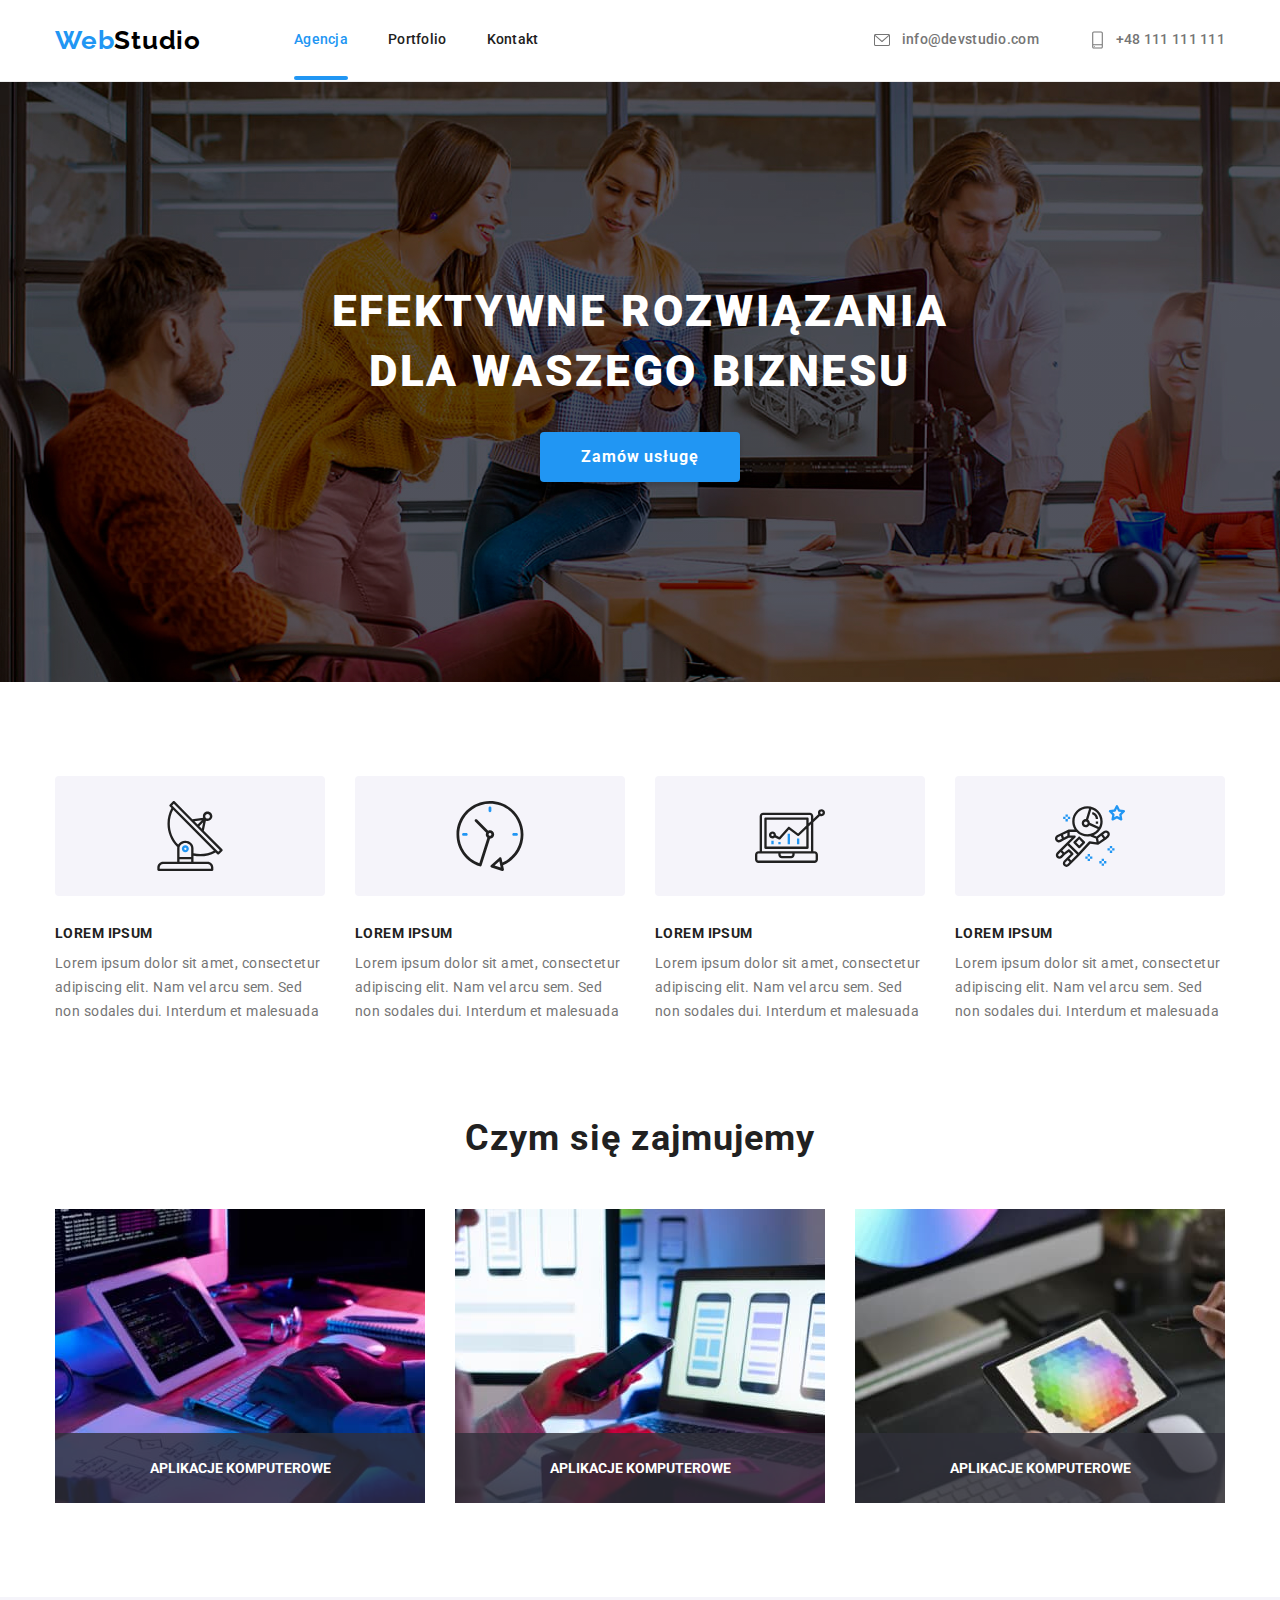
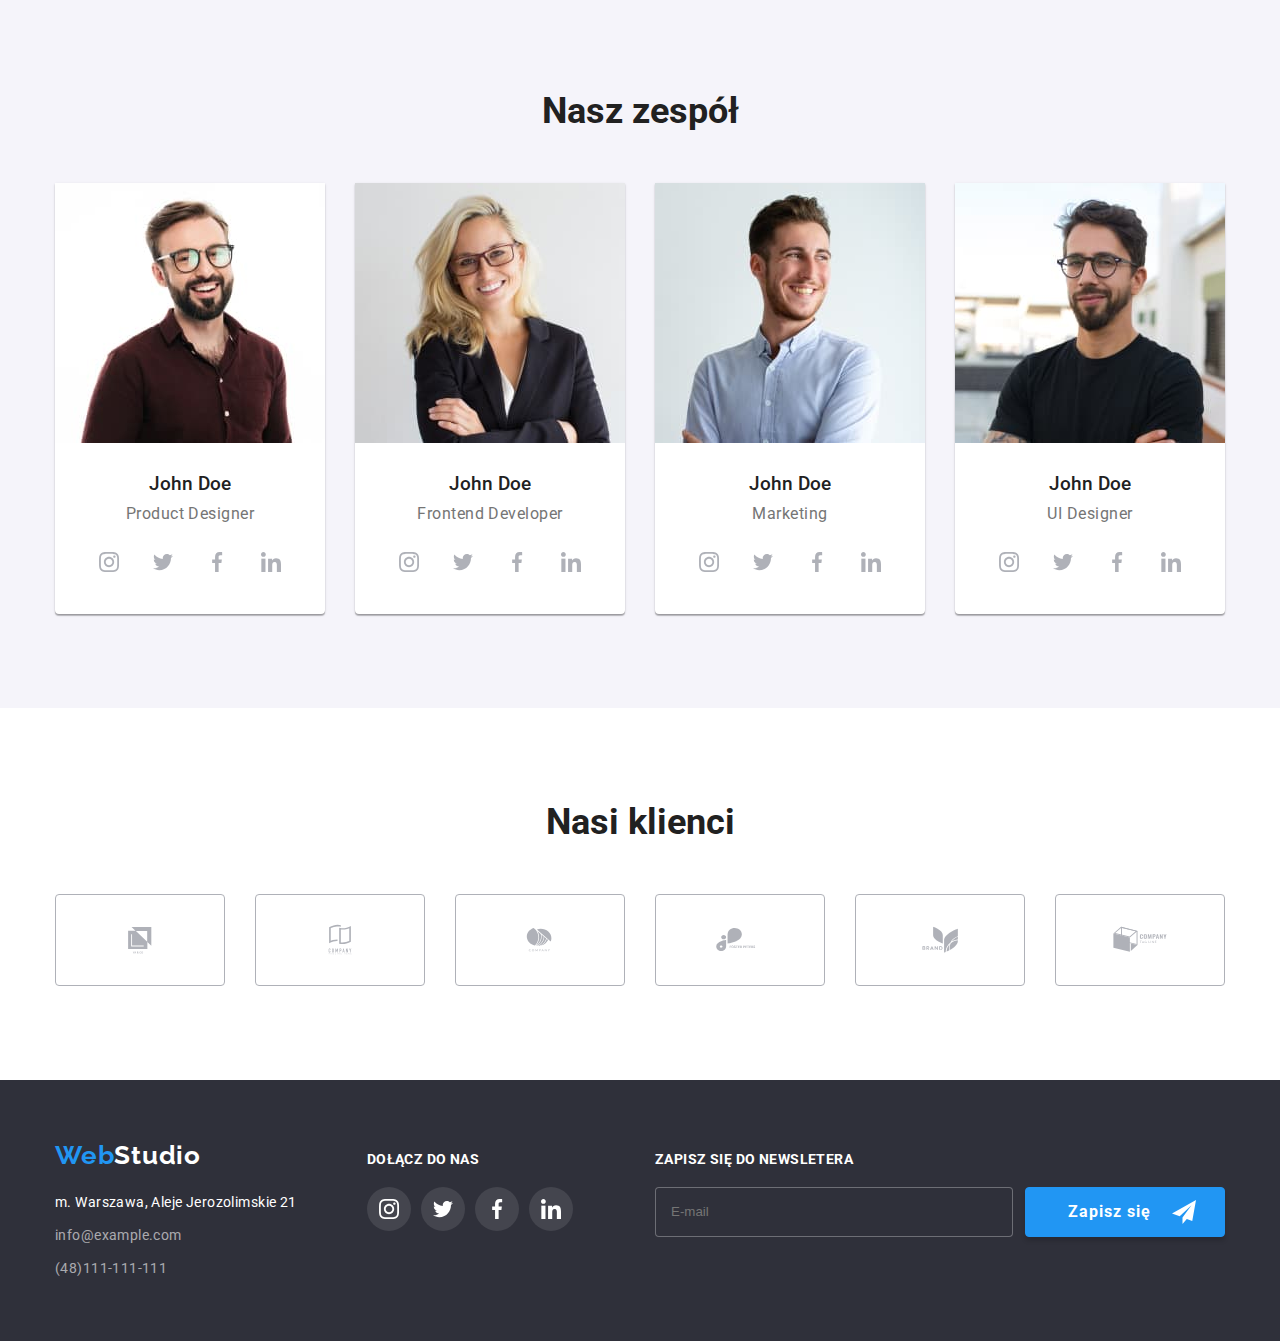
<file: index.html>
<!DOCTYPE html>
<html lang="pl">
  <head>
    <meta charset="UTF-8" />
    <meta name="viewport" content="Efektywne rozwiazania dla waszego biznesu" />
    <title>Webstudio</title>
    <link
      rel="stylesheet"
      href="https://cdnjs.cloudflare.com/ajax/libs/modern-normalize/2.0.0/modern-normalize.min.css"
      integrity="sha512-4xo8blKMVCiXpTaLzQSLSw3KFOVPWhm/TRtuPVc4WG6kUgjH6J03IBuG7JZPkcWMxJ5huwaBpOpnwYElP/m6wg=="
      crossorigin="anonymous"
      referrerpolicy="no-referrer"
    />
    <link
      href="https://fonts.googleapis.com/css2?family=Raleway:wght@700&family=Roboto:wght@400;500;700;900&display=swap"
      rel="stylesheet"
    />
    <link rel="stylesheet" href="./css/styles.css" />
    <link rel="stylesheet" href="./css/main.min.css" />
  </head>
  <body>
    <!--nagłówek strony-->
    <header class="header">
      <div class="header__container container">
        <div class="header__left-side">
          <!--logo w nagłówku-->
          <a class="header__logo logo" href="./index.html"
            ><span class="logo-styles">Web</span>Studio</a
          >
          <!--menu nawigacyjne-->
          <nav class="nav">
            <!--lista wypunktowana, nieuporządkowana-->
            <ul class="nav__list">
              <li class="nav__item">
                <a class="nav__link nav__link--underline" href="./index.html"
                  >Agencja</a
                >
              </li>
              <li class="nav__item">
                <a class="nav__link" href="./portfolio.html">Portfolio</a>
              </li>
              <li class="nav__item">
                <a class="nav__link" href="#">Kontakt</a>
              </li>
            </ul>
          </nav>
        </div>
        <!--linki do kontaktu-->
        <ul class="contact-info">
          <li class="contact-info__item">
            <a class="contact-info__link" href="mailto:info@devstudio.com"
              ><svg width="20" height="16" class="contact-info__icon">
                <use href="./images/icons.svg#icon-envelope"></use>
              </svg>
              <span class="contact-info__text">info@devstudio.com</span></a
            >
          </li>
          <li class="contact-info__item">
            <a class="contact-info__link" href="tel:+48111111111"
              ><svg width="17" height="20" class="contact-info__icon">
                <use href="./images/icons.svg#icon-smartphone"></use>
              </svg>
              <span class="contact-info__text">+48 111 111 111</span></a
            >
          </li>
        </ul>
      </div>
    </header>
    <!--główna zawartość strony-->
    <main>
      <!--Nagłówek sekcji głównej-->
          <section class="hero">
            <div class="hero__container container">
                <h1 class="hero__title">EFEKTYWNE ROZWIĄZANIA DLA WASZEGO BIZNESU</h1>
                <button
                    class="hero__button"
                    type="button"
                    data-modal-open
                >
                    Zamów usługę
                </button>
                <div
                    class="modal is-hidden"
                    data-modal
                >
                    <div class="modal__content">
                        <button
                            class="modal__close-button"
                            data-modal-close
                        >
                            <svg class="modal__close-button-icon">
                                <use href="./images/icons.svg#icon-close-black"></use>
                            </svg>
                        </button>
                        <p class="modal__title">Zostaw swoje dane w formularzu poniżej</p>
                        <form
                            action="#"
                            class="modal__form"
                            name="modal-form"
                            autocomplete="on"
                        >
                            <div class="modal__contact-wrap">
                                <label class="modal__label">
                                    Imie
                                    <div class="modal__name">
                                        <input
                                            type="text"
                                            name="formname"
                                            id="name"
                                            required
                                        />
                                        <svg class="modal__icon">
                                            <use href="./images/icons.svg#icon-mod-name"></use>
                                        </svg>
                                    </div>
                                </label>
                            </div>
                            <div class="modal__contact-wrap">
                                <label class="modal__label">
                                    Telefon
                                    <input
                                        type="tel"
                                        name="phone"
                                        id="phone"
                                        required
                                    />
                                    <svg class="modal__icon">
                                        <use href="./images/icons.svg#icon-mod-phone"></use>
                                    </svg>
                                </label>
                            </div>
                            <div class="modal__contact-wrap">
                                <label class="modal__label">
                                    Email
                                    <input
                                        type="email"
                                        name="email"
                                        id="email"
                                        required
                                    />
                                    <svg class="modal__icon">
                                        <use href="./images/icons.svg#icon-mod-mail"></use>
                                    </svg>
                                </label>
                            </div>
                            <div class="modal__contact-text">
                                <label class="modal_label-text">
                                    Komentarz
                                    <textarea
                                        class="modal__textarea"
                                        name="text"
                                        rows="5"
                                        id="text"
                                        placeholder="Wsporwadź tekst"
                                    ></textarea>
                                </label>
                            </div>
                            <div class="modal__privacy">
                                <input
                                    type="checkbox"
                                    name="privacy"
                                    value="privacy"
                                    id="privacy"
                                    required
                                />
                                <label
                                    class="privacy"
                                    for="privacy"
                                    >Oświadczakm, iż akceptuję <a href="#">Regulamin</a> i
                                    <a href="#">Politykę Prywatności.</a>
                                </label>
                            </div>
                            <button
                                class="modal__submit-button"
                                type="submit"
                            >
                                Wyślij
                            </button>
                        </form>
                    </div>
                </div>
            </div>
        </section>
      <!--artykuły-->
      <section class="about-us">
        <div class="about-us__container container">
          <ul class="about-us__list">
            <li class="about-us__item">
              <div class="about-us__icon-wrap">
                <svg class="about-us__icon">
                  <use href="./images/icons.svg#icon-antenna"></use>
                </svg>
              </div>
              <h2 class="about-us__heading">LOREM IPSUM</h2>
              <p class="about-us__text">
                Lorem ipsum dolor sit amet, consectetur adipiscing elit. Nam vel
                arcu sem. Sed non sodales dui. Interdum et malesuada
              </p>
            </li>
            <li class="about-us__item">
              <div class="about-us__icon-wrap">
                <svg class="about-us__icon">
                  <use href="./images/icons.svg#icon-clock"></use>
                </svg>
              </div>
              <h2 class="about-us__heading">LOREM IPSUM</h2>
              <p class="about-us__text">
                Lorem ipsum dolor sit amet, consectetur adipiscing elit. Nam vel
                arcu sem. Sed non sodales dui. Interdum et malesuada
              </p>
            </li>
            <li class="about-us__item">
              <div class="about-us__icon-wrap">
                <svg class="about-us__icon">
                  <use href="./images/icons.svg#icon-diagram"></use>
                </svg>
              </div>
              <h2 class="about-us__heading">LOREM IPSUM</h2>
              <p class="about-us__text">
                Lorem ipsum dolor sit amet, consectetur adipiscing elit. Nam vel
                arcu sem. Sed non sodales dui. Interdum et malesuada
              </p>
            </li>
            <li class="about-us__item">
              <div class="about-us__icon-wrap">
                <svg class="about-us__icon">
                  <use href="./images/icons.svg#icon-astronaut"></use>
                </svg>
              </div>
              <h2 class="about-us__heading">LOREM IPSUM</h2>
              <p class="about-us__text">
                Lorem ipsum dolor sit amet, consectetur adipiscing elit. Nam vel
                arcu sem. Sed non sodales dui. Interdum et malesuada
              </p>
            </li>
          </ul>
        </div>
      </section>
      <!--Druga sekcja - czym sie zajmujemy-->
      <section class="what-we-do">
        <div class="what-we-do__container container">
          <h2 class="what-we-do__heading">Czym się zajmujemy</h2>
          <ul class="what-we-do__list">
            <li class="what-we-do__item">
              <img 
                class="what-we-do__image"
                alt="mężczyzna pisze kod na klawiaturze"
                width="370"
                height="294"
                src="./images/img1(1).jpg"
              />
              <p class="what-we-do__label">APLIKACJE KOMPUTEROWE</p>
            </li>
            <li class="what-we-do__item">
              <img
                class="what-we-do__image"
                alt="kobieta sprawdza działanie aplikacji"
                width="370"
                height="294"
                src="./images/img2(1).jpg"
              />
              <p class="what-we-do__label">APLIKACJE KOMPUTEROWE</p>
            </li>
            <li class="what-we-do__item">
              <img
                class="what-we-do__image"
                alt="kobieta przeglada palete kolorow na ipadzie"
                width="370"
                height="294"
                src="./images/img3(1).jpg"
              />
              <p class="what-we-do__label">APLIKACJE KOMPUTEROWE</p>
            </li>
          </ul>
        </div>
      </section>
      <!--Trzecia sekcja Nasz zespół-->
      <section class="our-team">
        <div class="our-team__container container">
          <h2 class="our-team__heading">Nasz zespół</h2>
          <ul class="our-team__list">
            <li class="our-team__item">
              <img
                class="our-team__image"
                alt="mężczyzna w okularach sie usmiecha"
                width="270"
                height="260"
                src="./images/img4(1).jpg"
              />
              <div class="our-team__info">
                <h3 class="our-team__name">John Doe</h3>
                <p class="our-team__position">Product Designer</p>
                <ul class="social-media-links">
                  <li class="social-media-links__item">
                    <a
                      class="social-media-links__link"
                      href="https://www.instagram.com/"
                      target="_blank"
                      rel="noopener noreferrer nofollow"
                    >
                      <svg class="social-media-links__icon" width="20px" height="20px">
                        <use href="./images/icons.svg#icon-instagram"></use>
                      </svg>
                    </a>
                  </li>
                  <li class="social-media-links__item">
                    <a 
                    class="social-media-links__link"
                    href="https://www.twitter.com/"
                    target="_blank"
                    rel="noopener noreferrer nofollow"
                    >
                      <svg class="social-media-links__icon" width="20px" height="20px">
                        <use href="./images/icons.svg#icon-twitter"></use>
                      </svg>
                    </a>
                  </li>
                  <li class="social-media-links__item">
                    <a 
                    class="social-media-links__link"
                    href="https://www.facebook.com/"
                    target="_blank"
                    rel="noopener noreferrer nofollow"
                    >
                      <svg class="social-media-links__icon" width="20px" height="20px">
                        <use href="./images/icons.svg#icon-facebook"></use>
                      </svg>
                    </a>
                  </li>
                  <li class="social-media-links__item">
                    <a 
                    class="social-media-links__link"
                    href="https://www.linkedin.com/"
                    target="_blank"
                    rel="noopener noreferrer nofollow"
                    >
                      <svg class="social-media-links__icon" width="20px" height="20px">
                        <use href="./images/icons.svg#icon-linkedin"></use>
                      </svg>
                    </a>
                  </li>
                </ul>
              </div>
            </li>
            <li class="our-team__item">
                <img
                class="our-team__image"
                alt="kobieta w blond włosach i okularach sie usmiecha"
                width="270"
                height="260"
                src="./images/img5(1).jpg"
              />
                <div class="team-info our-team__info">
                  <h3 class="team-name our-team__name">John Doe</h3>
                  <p class="our-team__position">Frontend Developer</p>
                  <ul class="social-media-links">
                    <li class="social-media-links__item">
                      <a
                        class="social-media-links__link"
                        href="https://www.instagram.com/"
                        target="_blank"
                        rel="noopener noreferrer nofollow"
                      >
                        <svg class="social-media-links__icon" width="20px" height="20px">
                          <use href="./images/icons.svg#icon-instagram"></use>
                        </svg>
                      </a>
                    </li>
                    <li class="social-media-links__item">
                      <a 
                      class="social-media-links__link"
                      href="https://www.twitter.com/"
                      target="_blank"
                      rel="noopener noreferrer nofollow"
                      >
                        <svg class="social-media-links__icon" width="20px" height="20px">
                          <use href="./images/icons.svg#icon-twitter"></use>
                        </svg>
                      </a>
                    </li>
                    <li class="social-media-links__item">
                      <a 
                      class="social-media-links__link"
                      href="https://www.facebook.com/"
                      target="_blank"
                      rel="noopener noreferrer nofollow"
                      >
                        <svg class="social-media-links__icon" width="20px" height="20px">
                          <use href="./images/icons.svg#icon-facebook"></use>
                        </svg>
                      </a>
                    </li>
                    <li class="social-media-links__item">
                      <a 
                      class="social-media-links__link"
                      href="https://www.linkedin.com/"
                      target="_blank"
                      rel="noopener noreferrer nofollow"
                      >
                        <svg class="social-media-links__icon" width="20px" height="20px">
                          <use href="./images/icons.svg#icon-linkedin"></use>
                        </svg>
                      </a>
                    </li>
                  </ul>
                </div>
              </li>
              <li class="our-team__item">
                <img
                class="our-team__image"
                alt="mężczyzna w błękitnej koszuli sie uśmiecha"
                width="270"
                height="260"
                src="./images/img6(1).jpg"
              />
              <div class="team-info our-team__info">
                <h3 class="team-name our-team__name">John Doe</h3>
                <p class="our-team__position">Marketing</p>
                  <ul class="social-media-links">
                    <li class="social-media-links__item">
                      <a
                        class="social-media-links__link"
                        href="https://www.instagram.com/"
                        target="_blank"
                        rel="noopener noreferrer nofollow"
                      >
                        <svg class="social-media-links__icon" width="20px" height="20px">
                          <use href="./images/icons.svg#icon-instagram"></use>
                        </svg>
                      </a>
                    </li>
                    <li class="social-media-links__item">
                      <a 
                      class="social-media-links__link"
                      href="https://www.twitter.com/"
                      target="_blank"
                      rel="noopener noreferrer nofollow"
                      >
                        <svg class="social-media-links__icon" width="20px" height="20px">
                          <use href="./images/icons.svg#icon-twitter"></use>
                        </svg>
                      </a>
                    </li>
                    <li class="social-media-links__item">
                      <a 
                      class="social-media-links__link"
                      href="https://www.facebook.com/"
                      target="_blank"
                      rel="noopener noreferrer nofollow"
                      >
                        <svg class="social-media-links__icon" width="20px" height="20px">
                          <use href="./images/icons.svg#icon-facebook"></use>
                        </svg>
                      </a>
                    </li>
                    <li class="social-media-links__item">
                      <a 
                      class="social-media-links__link"
                      href="https://www.linkedin.com/"
                      target="_blank"
                      rel="noopener noreferrer nofollow"
                      >
                        <svg class="social-media-links__icon" width="20px" height="20px">
                          <use href="./images/icons.svg#icon-linkedin"></use>
                        </svg>
                      </a>
                    </li>
                  </ul>
                </div>
              </li>
              <li class="our-team__item">
                <img
                class="our-team__image"
                alt="mężczyzna w czarnym t-shircie robi dziwną minę"
                width="270"
                height="260"
                src="./images/img7(1).jpg"
              />
              <div class="team-info our-team__info">
                <h3 class="team-name our-team__name">John Doe</h3>
                <p class="our-team__position">UI Designer</p>
                  <ul class="social-media-links">
                    <li class="social-media-links__item">
                      <a
                        class="social-media-links__link"
                        href="https://www.instagram.com/"
                        target="_blank"
                        rel="noopener noreferrer nofollow"
                      >
                        <svg class="social-media-links__icon" width="20px" height="20px">
                          <use href="./images/icons.svg#icon-instagram"></use>
                        </svg>
                      </a>
                    </li>
                    <li class="social-media-links__item">
                      <a 
                      class="social-media-links__link"
                      href="https://www.twitter.com/"
                      target="_blank"
                      rel="noopener noreferrer nofollow"
                      >
                        <svg class="social-media-links__icon" width="20px" height="20px">
                          <use href="./images/icons.svg#icon-twitter"></use>
                        </svg>
                      </a>
                    </li>
                    <li class="social-media-links__item">
                      <a 
                      class="social-media-links__link"
                      href="https://www.facebook.com/"
                      target="_blank"
                      rel="noopener noreferrer nofollow"
                      >
                        <svg class="social-media-links__icon" width="20px" height="20px">
                          <use href="./images/icons.svg#icon-facebook"></use>
                        </svg>
                      </a>
                    </li>
                    <li class="social-media-links__item">
                      <a 
                      class="social-media-links__link"
                      href="https://www.linkedin.com/"
                      target="_blank"
                      rel="noopener noreferrer nofollow"
                      >
                        <svg class="social-media-links__icon" width="20px" height="20px">
                          <use href="./images/icons.svg#icon-linkedin"></use>
                        </svg>
                      </a>
                    </li>
                  </ul>
                </div>
              </li>
          </ul>
        </div>
      </section>
      <!--Czwarta sekcja - Nasi klienci-->
      <section class="our-clients">
        <div class="our-clients__container container">
          <h2 class="our-clients__heading">Nasi klienci</h2>
          <ul class="our-clients__list">
            <li class="our-clients__item">
              <a class="our-clients__link" href="#">
                <svg class="our-clients__logo">
                  <use href="./images/icons.svg#icon-client1"></use>
                </svg>
              </a>
            </li>
            <li class="our-clients__item">
              <a class="our-clients__link" href="#">
                <svg class="our-clients__logo">
                  <use href="./images/icons.svg#icon-client2"></use>
                </svg>
              </a>
            </li>
            <li class="our-clients__item">
              <a class="our-clients__link" href="#">
                <svg class="our-clients__logo">
                  <use href="./images/icons.svg#icon-client3"></use>
                </svg>
              </a>
            </li>
            <li class="our-clients__item">
              <a class="our-clients__link" href="#">
                <svg class="our-clients__logo">
                  <use href="./images/icons.svg#icon-client4"></use>
                </svg>
              </a>
            </li>
            <li class="our-clients__item">
              <a class="our-clients__link" href="#">
                <svg class="our-clients__logo">
                  <use href="./images/icons.svg#icon-client5"></use>
                </svg>
              </a>
            </li>
            <li class="our-clients__item">
              <a class="our-clients__link" href="#">
                <svg class="our-clients__logo">
                  <use href="./images/icons.svg#icon-client6"></use>
                </svg>
              </a>
            </li>
          </ul>
        </div>
      </section>
    </main>
    <!--stopka wraz z linkiem do strony i adres-->
    <footer class="footer">
        <div class="footer__container container">
            <div class="footer-address">
                <a class="footer-logo__link" href="./index.html"><span class="footer-logo__logo">Web</span>Studio</a>
                    <address>
                        <ul class="footer-contact__list">
                            <li class="footer-contact__item">
                                <a class="footer-address__link" href="https://goo.gl/maps/B4e3q8g2ErGHVDdUA" target="_blank">m. Warszawa, Aleje Jerozolimskie 21</a>
                            </li>
                            <li class="footer-contact__item">
                                <a class="footer-mail__link" href="mailto:info@example.com">info@example.com</a>
                            </li>
                            <li class="footer-contact__item">
                                <a class="footer-phone__link" href="tel:+48111111111">(48)111-111-111</a>
                            </li>
                        </ul>
                    </address>
            </div>
        <div class="footer-join-us">
            <p class="footer-join-us__heading">DOŁĄCZ DO NAS</p>
                <ul class="footer-social-media__list">
                    <li class="footer-social-media__item">
                        <a href="https://www.instagram.com/"
                        target="_blank"
                        rel="noopener noreferrer nofollow" class="footer__link"
                        >
                        <svg class="footer-social-media__logo" width="20px" height="20px">
                            <use href="./images/icons.svg#icon-instagram"></use>
                        </svg>
                        </a>
                    </li>
                    <li class="footer-social-media__item">
                        <a href="https://www.twitter.com/"
                        target="_blank"
                        rel="noopener noreferrer nofollow" class="footer__link"
                        >
                        <svg class="footer-social-media__logo" width="20px" height="20px">
                            <use href="./images/icons.svg#icon-twitter"></use>
                        </svg>
                        </a>
                    </li>
                    <li class="footer-social-media__item">
                        <a href="https://www.facebook.com/"
                        target="_blank"
                        rel="noopener noreferrer nofollow" class="footer__link"
                        >
                        <svg class="footer-social-media__logo" width="20px" height="20px">
                            <use href="./images/icons.svg#icon-facebook"></use>
                        </svg>
                        </a>
                    </li>
                    <li class="footer-social-media__item">
                        <a href="https://www.linkedin.com/"
                        target="_blank"
                        rel="noopener noreferrer nofollow" class="footer__link"
                        >
                        <svg class="footer-social-media__logo" width="20px" height="20px">
                            <use href="./images/icons.svg#icon-linkedin"></use>
                        </svg>
                        </a>
                    </li>
                </ul>
        </div>
        <!--Prawa strona-->
    <div class="sing-up">
        <p class="sing-up__heading">ZAPISZ SIĘ DO NEWSLETERA</p>
        <form class="sing-up__form" action="#" name="singup_form">
        <input
            class="sing-up__input"
            type="email"
            name="email"
            placeholder="E-mail"
            required
        />
        <button class="sing-up__button" type="submit">Zapisz się
        <svg class="sing-up__icon">
            <use href="./images/icons.svg#icon-iconsend"></use>
        </svg>
        </button>
        </form>
    </div>
    </div>
    </footer>
    <script src="./js/modal.js"></script>
  </body>
</html>
</file>
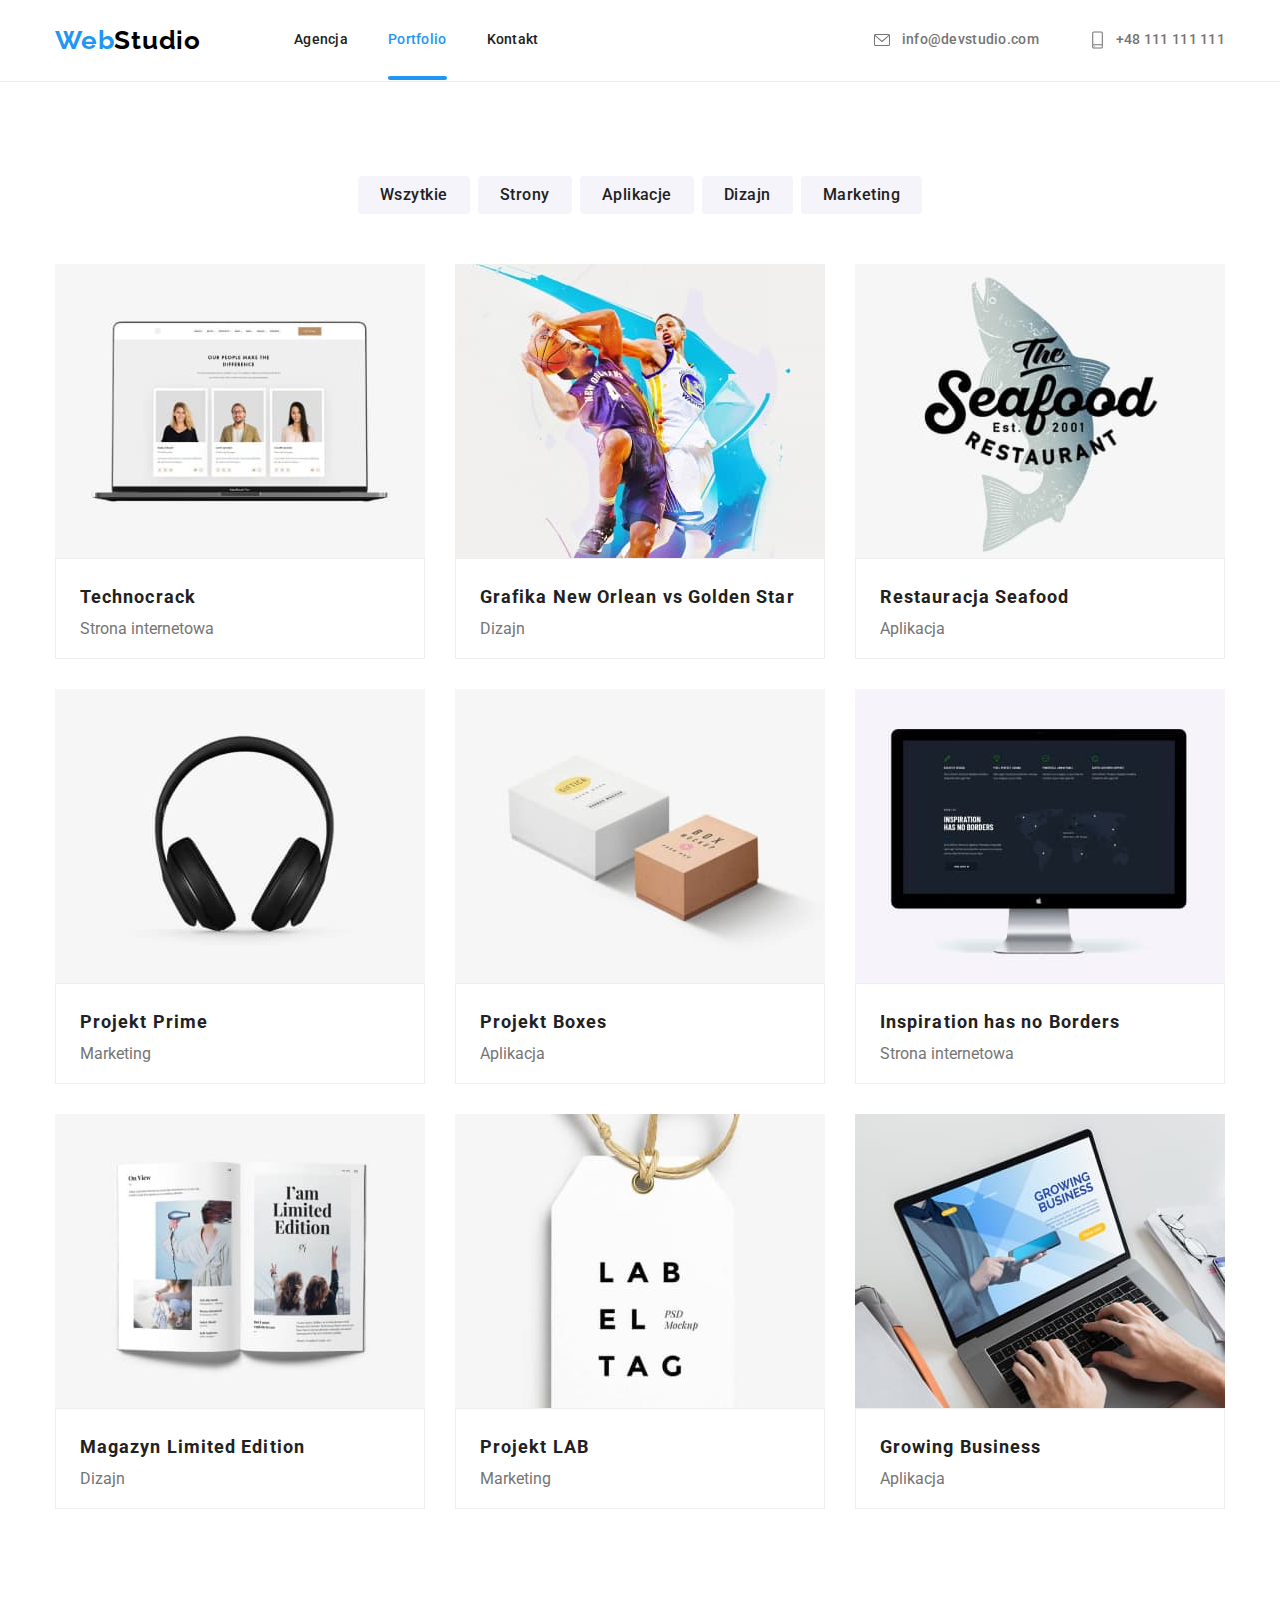
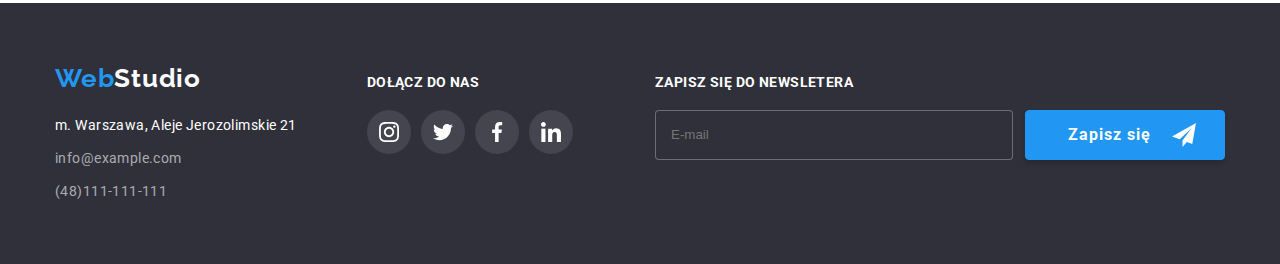
<file: portfolio.html>
<!DOCTYPE html>
<html lang="pl">
    <head>
        <meta charset="UTF-8"/>
        <meta name="viewport" content="Efektywne rozwiazania dla waszego biznesu"/>
        <title>Webstudio</title>
        <link rel="stylesheet" 
        href="https://cdnjs.cloudflare.com/ajax/libs/modern-normalize/2.0.0/modern-normalize.min.css" 
        integrity="sha512-4xo8blKMVCiXpTaLzQSLSw3KFOVPWhm/TRtuPVc4WG6kUgjH6J03IBuG7JZPkcWMxJ5huwaBpOpnwYElP/m6wg==" 
        crossorigin="anonymous" 
        referrerpolicy="no-referrer" />
        <link href="https://fonts.googleapis.com/css2?family=Raleway:wght@700&family=Roboto:wght@400;500;700;900&display=swap"
        rel="stylesheet" />
        <link href="./css/styles.css" rel="stylesheet" />
        <link rel="stylesheet" href="./css/main.min.css" />
    </head>
    <body>
        <!--nagłówek strony-->
        <header class="header">
            <div class="header__container container">
              <div class="header__left-side">
                <!--logo w nagłówku-->
                <a class="header__logo logo" href="./index.html"
                  ><span class="logo-styles">Web</span>Studio</a
                >
                <!--menu nawigacyjne-->
                <nav class="nav">
                  <!--lista wypunktowana, nieuporządkowana-->
                  <ul class="nav__list">
                    <li class="nav__item">
                      <a class="nav__link" href="./index.html"
                        >Agencja</a
                      >
                    </li>
                    <li class="nav__item">
                      <a class="nav__link nav__link--underline" href="./portfolio.html">Portfolio</a>
                    </li>
                    <li class="nav__item">
                      <a class="nav__link" href="#">Kontakt</a>
                    </li>
                  </ul>
                </nav>
              </div>
              <!--linki do kontaktu-->
              <ul class="contact-info">
                <li class="contact-info__item">
                  <a class="contact-info__link" href="mailto:info@devstudio.com"
                    ><svg width="20" height="16" class="contact-info__icon">
                      <use href="./images/icons.svg#icon-envelope"></use>
                    </svg>
                    <span class="contact-info__text">info@devstudio.com</span></a
                  >
                </li>
                <li class="contact-info__item">
                  <a class="contact-info__link" href="tel:+48111111111"
                    ><svg width="17" height="20" class="contact-info__icon">
                      <use href="./images/icons.svg#icon-smartphone"></use>
                    </svg>
                    <span class="contact-info__text">+48 111 111 111</span></a
                  >
                </li>
              </ul>
            </div>
          </header>
    <!--Główna zawartość strony-->
    <main>
        <!--Menu strony-->
        <section class="portfolio-btns">
        <div class="portfolio-btns__container container">
            <ul class="portfolio-btns__list">
                <li class="portfolio-btns__item">
                    <button class="portfolio-button portfolio-btns__btn" type="button">Wszytkie</button>
                </li>
                <li class="portfolio-btns__item">
                    <button class="portfolio-button portfolio-btns__btn" type="button">Strony</button>
                </li>
                <li class="portfolio-btns__item">
                    <button class="portfolio-button portfolio-btns__btn" type="button">Aplikacje</button>
                </li>
                <li class="portfolio-btns__item">
                    <button class="portfolio-button portfolio-btns__btn" type="button">Dizajn</button>
                </li>
                <li class="portfolio-btns__item">
                    <button class="portfolio-button portfolio-btns__btn" type="button">Marketing</button>
                </li>
            </ul>
            <!--Zdjecia pierwszy rzad-->
            <ul class="portfolio-picture__list">
                <li class="portfolio-picture__item">
                    <img class="portfolio-picture__img" alt="komputer wyswietla 3 profile osob" width="370" height="294" src="./images/laptop.jpg">
                    <div class="portfolio-picture__desc-wrap">
                        <p class="portfolio-picture__desc">
                            Technocrack jest popularną platformą wykorzystywaną do
                            rozpowszechniania koronawirusa. Firmy wykorzystują tę
                            platformę do celów szpiegowskich i ataków na niezabezpieczone
                            serwery konkurencji
                        </p>
                    <h2 class="portfolio-name">Technocrack</h2>
                    <p class="portfolio-picture__text">Strona internetowa</p>
                    </div>
                </li>
                <li class="portfolio-picture__item">
                    <img class="portfolio-picture__img" alt="dwoch koszykarzy walczacych o pilke" width="370" height="294" src="./images/nba.jpg">
                    <div class="portfolio-picture__desc-wrap">
                    <h2 class="portfolio-name">Grafika New Orlean vs Golden Star</h2>
                    <p class="portfolio-picture__text">Dizajn</p>
                    </div>
                </li>
                <li class="portfolio-picture__item">
                    <img class="portfolio-picture__img" alt="The Seafood restaurant" width="370" height="294" src="./images/seafood.jpg">
                    <div class="portfolio-picture__desc-wrap">
                    <h2 class="portfolio-name">Restauracja Seafood</h2>
                    <p class="portfolio-picture__text">Aplikacja</p>
                    </div>
                </li>
                <!--Zdjecia drugi rzad-->
                <li class="portfolio-picture__item">
                    <img class="portfolio-picture__img" alt="Sluchawki nauszne" width="370" height="294" src="./images/headphones.jpg">
                    <div class="portfolio-picture__desc-wrap">
                    <h2 class="portfolio-name">Projekt Prime</h2>
                    <p class="portfolio-picture__text">Marketing</p>
                    </div>
                </li>
                <li class="portfolio-picture__item">
                    <img class="portfolio-picture__img" alt="pudelka" width="370" height="294" src="./images/boxes.jpg">
                    <div class="portfolio-picture__desc-wrap">
                    <h2 class="portfolio-name">Projekt Boxes</h2>
                    <p class="portfolio-picture__text">Aplikacja</p>
                    </div>
                </li>
                <li class="portfolio-picture__item">
                    <img class="portfolio-picture__img" alt="Monitor" width="370" height="294" src="./images/macbook.jpg">
                    <div class="portfolio-picture__desc-wrap">
                    <h2 class="portfolio-name">Inspiration has no Borders</h2>
                    <p class="portfolio-picture__text">Strona internetowa</p>
                    </div>
                </li>
                <!--Zdjecia trzeci rzad-->
                <li class="portfolio-picture__item">
                    <img class="portfolio-picture__img" alt="Magazyn edycja limitowana" width="370" height="294" src="./images/book.jpg">
                    <div class="portfolio-picture__desc-wrap">
                    <h2 class="portfolio-name">Magazyn Limited Edition</h2>
                    <p class="portfolio-picture__text">Dizajn</p>
                    </div>
                </li>
                <li class="portfolio-picture__item">
                    <img class="portfolio-picture__img" alt="Metka z informacja" width="370" height="294" src="./images/label.jpg">
                    <div class="portfolio-picture__desc-wrap">
                    <h2 class="portfolio-name">Projekt LAB</h2>
                    <p class="portfolio-picture__text">Marketing</p>
                    </div>
                </li>
                <li class="portfolio-picture__item">
                    <img class="portfolio-picture__img" alt="Mezczyzna pisze na laptopie" width="370" height="294" src="./images/writing.jpg">
                    <div class="portfolio-picture__desc-wrap">
                    <h2 class="portfolio-name">Growing Business</h2>
                    <p class="portfolio-picture__text">Aplikacja</p>
                    </div>
                </li>
            </ul>
        </div>
        </section>
    </main>
    <!--stopka wraz z linkiem do strony i adres-->
    <footer class="footer">
        <div class="footer__container container">
            <div class="footer-address">
                <a class="footer-logo__link" href="./index.html"><span class="footer-logo__logo">Web</span>Studio</a>
                    <address>
                        <ul class="footer-contact__list">
                            <li class="footer-contact__item">
                                <a class="footer-address__link" href="https://goo.gl/maps/B4e3q8g2ErGHVDdUA" target="_blank">m. Warszawa, Aleje Jerozolimskie 21</a>
                            </li>
                            <li class="footer-contact__item">
                                <a class="footer-mail__link" href="mailto:info@example.com">info@example.com</a>
                            </li>
                            <li class="footer-contact__item">
                                <a class="footer-phone__link" href="tel:+48111111111">(48)111-111-111</a>
                            </li>
                        </ul>
                    </address>
            </div>
        <div class="footer-join-us">
            <p class="footer-join-us__heading">DOŁĄCZ DO NAS</p>
                <ul class="footer-social-media__list">
                    <li class="footer-social-media__item">
                        <a href="https://www.instagram.com/"
                        target="_blank"
                        rel="noopener noreferrer nofollow" class="footer__link"
                        >
                        <svg class="footer-social-media__logo" width="20px" height="20px">
                            <use href="./images/icons.svg#icon-instagram"></use>
                        </svg>
                        </a>
                    </li>
                    <li class="footer-social-media__item">
                        <a href="https://www.twitter.com/"
                        target="_blank"
                        rel="noopener noreferrer nofollow" class="footer__link"
                        >
                        <svg class="footer-social-media__logo" width="20px" height="20px">
                            <use href="./images/icons.svg#icon-twitter"></use>
                        </svg>
                        </a>
                    </li>
                    <li class="footer-social-media__item">
                        <a href="https://www.facebook.com/"
                        target="_blank"
                        rel="noopener noreferrer nofollow" class="footer__link"
                        >
                        <svg class="footer-social-media__logo" width="20px" height="20px">
                            <use href="./images/icons.svg#icon-facebook"></use>
                        </svg>
                        </a>
                    </li>
                    <li class="footer-social-media__item">
                        <a href="https://www.linkedin.com/"
                        target="_blank"
                        rel="noopener noreferrer nofollow" class="footer__link"
                        >
                        <svg class="footer-social-media__logo" width="20px" height="20px">
                            <use href="./images/icons.svg#icon-linkedin"></use>
                        </svg>
                        </a>
                    </li>
                </ul>
        </div>
        <!--Prawa strona-->
    <div class="sing-up">
        <p class="sing-up__heading">ZAPISZ SIĘ DO NEWSLETERA</p>
        <form class="sing-up__form" action="#" name="singup_form">
        <input
            class="sing-up__input"
            type="email"
            name="email"
            placeholder="E-mail"
            required
        />
        <button class="sing-up__button" type="submit">Zapisz się
        <svg class="sing-up__icon">
            <use href="./images/icons.svg#icon-iconsend"></use>
        </svg>
        </button>
        </form>
    </div>
    </div>
    </footer>
</body>
</html>
</file>
<file: css/styles.css>
:root {
    --white: #ffffff;
    --almost-white: #e5e5e5;
    --blue: #2196f3;
    --almost-black: #212121;
    --black: #000000;
    --dark-gray: #2f303a;
    --gray: #757575;
    --light-gray: #f5f4fa;
    --button-blue: #0000ff;
    --border-header: #ececec;
    --border-portfolio-li: #eeeeee;
    --social-media: #AFB1B8;
    --privacy: #757575;
}



/* .hero {
    background-color: var(--dark-gray);
    text-align: center;
    padding-top: 200px;
    padding-bottom: 200px;
    background-image: linear-gradient(rgba(0, 0, 0, 0.4), rgba(0, 0, 0, 0.4)),
    url(../images/backgrund_img.jpg);
    background-size: cover;
    background-repeat: no-repeat;
    max-width: 1600px;
    height: 600px;
    margin: 0 auto;
}

.hero__title {
    color: var(--white);
    font-weight: 900;
    font-size: 44px;
    line-height: 1.36;
    text-align: center;
    letter-spacing: 0.06em;
    text-transform: uppercase;
    max-width: 696px;
    margin: 0 auto;
    margin-bottom: 30px;
}

/* Przycisk sesji głównej */

/* .hero__button {
    background-color: var(--blue);
    color: var(--white);
    font-weight: 700;
    font-size: 16px;
    line-height: 1.87;
    align-items: center;
    text-align: center;
    letter-spacing: 0.06em;
    cursor: pointer;
    border: 0;
    box-shadow: 0px 4px 4px rgba(0, 0, 0, 0.15);
    border-radius: 4px;
    font-family: inherit;
    padding: 10px 41px;
    margin: 0 auto;
    transition: color 250ms cubic-bezier(0.4, 0, 0.2, 1);
}

/* styl głównego przycisku */



/* .modal {
    position: fixed;
    top: 0;
    left: 0;
    width: 100%;
    height: 100%;
    background-color: rgba(0, 0, 0, 0.2);
    align-items: center;
    justify-content: center;
    visibility: visible;
    z-index: 1;
    transition-property: opacity, visibility;
    transition: color 250ms;
    transition-timing-function: cubic-bezier(0.4, 0, 0.2, 1);
}

.modal__content {
    position: absolute;
    background-color: var(--white);
    color: var(--black);
    text-transform: none;
    width: 528px;
    height: 581px;
    border-radius: 4px;
    box-shadow: 0px 1px 3px rgba(0, 0, 0, 0.12), 0px 1px 1px rgba(0, 0, 0, 0.14),
    0px 2px 1px rgba(0, 0, 0, 0.2);
    top: 50%;
    left: 50%;
    transform: translate(-50%, -50%);
    padding: 40px;
}

.modal__close-button {
    position: absolute;
    top: 8px;
    right: 8px;
    display: flex;
    justify-content: center;
    align-items: center;
    background: var(--white);
    border-radius: 50%;
    border: 1px solid rgba(0, 0, 0, 0.1);
    padding: 0;
    width: 30px;
    height: 30px;
    cursor: pointer;
}

.modal__close-button-icon {
    width: 18px;
    height: 18px;
    transition: fill 250ms cubic-bezier(0.4, 0, 0.2, 1);
}

.modal__form {
    display: flex;
    flex-direction: column;
    align-items: flex-start;
    text-align: left;
    font-family: "Roboto";
    font-style: normal;
    font-weight: 400;
    font-size: 12px;
    line-height: 1.1666em;
    letter-spacing: 0.01em;
    color: var(--gray);
    transition: color 250ms cubic-bezier(0.4, 0, 0.2, 1);
}

.modal__title {
    margin-bottom: 12px;
    font-family: 'Roboto';
    font-style: normal;
    font-weight: 700;
    font-size: 20px;
    line-height: 23px;
    text-align: center;
    letter-spacing: 0.03em;
}

.modal__contact-wrap {
    display: flex;
    flex-direction: column;
    gap: 10px;
    margin-bottom: 20px;
    margin-top: 4px;
    width: 100%;
}

.modal__contact-text {
    margin-top: 4px;
}


.modal__form input {
    display: flex;
    flex-direction: column;
    width: 100%;
    height: 40px;
    border: 1px solid rgba(33, 33, 33, 0.2);
    border-radius: 4px;
    padding-left: 42px;
    margin-top: 4px;
    transition: border 250ms cubic-bezier(0.4, 0, 0.2, 1);
    outline: transparent;
}

.modal__form input:focus-within {
    border-color: var(--blue);
}

.modal__textarea:focus-within {
    border-color: var(--blue);
}

.modal__textarea {
    width: 448px;
    height: 120px;
    resize: none;
    border: 1px solid rgba(33, 33, 33, 0.2);
    border-radius: 4px;
    padding: 12px 16px 12px 16px;
    transition: border 250ms cubic-bezier(0.4, 0, 0.2, 1);
}

.modal__form input:hover,
.modal__textarea:hover {
    border: 1px solid var(--blue);
}

.modal__privacy {
    display: flex;
    flex-direction: row;
    align-items: center;
    margin-bottom: 30px;
}

.modal__privacy input[type="checkbox"] {
    width: 16px;
    height: 16px;
    margin-right: 7px;
}

.privacy {
    font-weight: 400;
    font-size: 14px;
    line-height: 24px;
    letter-spacing: 0.03em;
    color: var(--privacy);
}

.modal__submit-button {
    width: 200px;
    height: 50px;
    background-color: var(--blue);
    box-shadow: 0px 4px 4px rgba(0, 0, 0, 0.15);
    border: 1px solid var(--blue);
    border-radius: 4px;
    color: var(--white);
    font-family: "Roboto";
    font-style: normal;
    font-weight: 700;
    font-size: 16px;
    line-height: 1.875em;
    letter-spacing: 0.06em;
    text-align: center;
    transition: color 250ms cubic-bezier(0.4, 0, 0.2, 1);
    display: block;
    margin: 0 auto;
}

.modal__submit-button:hover {
    color: var(--dark-gray);
}

.modal__icon {
    position: absolute;
    transform: translate(10px, -30px);
    width: 20px;
    height: 20px;
    transition: fill 250ms cubic-bezier(0.4, 0, 0.2, 1);
}

.modal__icon:hover {
    color: var(--blue);
}

.modal__label:focus-within    {
    fill: var(--blue);
    width: 100%;
}


.is-hidden {
    pointer-events: none;
    opacity: 0;
    visibility: hidden;
}

.modal__content:hover,
.modal__close-button:hover {
    border: 1px solid var(--blue);
}

.modal__close-button:hover .modal__close-button-icon {
    fill: var(--blue);
}

.modal__close-button, .modal__close-button-icon {
    transition: color 250ms cubic-bezier(0.4, 0, 0.2, 1);
} */

/* Pierwszy artykuł sekcji */

/* .about-us {
    padding: 94px 0;
}

.about-us__icon-wrap {
    background: var(--light-gray);
    border-radius: 4px;
    height: 120px;
    display: flex;
    align-items: center;
    justify-content: center;
    margin-bottom: 30px;
}

.about-us__icon {
    width: 70px;
    height: 70px;
    background: var(--light-gray);
    border-radius: 4px;
}

.about-us__list {
    list-style: none;
    display: flex;
    justify-content: center;
    gap: 30px;
    color: var(--gray);
    font-size: 14px;
    line-height: 1.71;
    letter-spacing: 0.03em;
}

.about-us__item {
    width: 270px;
}

.about-us__heading {
    color: var(--almost-black);
    font-weight: 700;
    margin-bottom: 10px;
    font-size: 14px;
    line-height: 1.14;
    text-transform: uppercase;
} */

/* Druga sekcja - artykuły */

/* .what-we-do {
    padding-bottom: 94px;
}

.what-we-do__list {
    list-style: none;
    display: flex;
    justify-content: center;
    text-align: center;
    gap: 30px;
}

.what-we-do__heading {
    font-weight: 700;
    font-size: 36px;
    line-height: 1.16;
    text-align: center;
    letter-spacing: 0.03em;
    margin-bottom: 50px;
}

.what-we-do__item {
    display: inline-block;
}

.what-we-do__item {
    position: relative;
}

.what-we-do__image {
    display: block;
}

.what-we-do__item .what-we-do__label {
    position: absolute;
    bottom: 0;
    left: 0;
    width: 100%;
    height: 70px;
    background: rgba(47, 48, 58, 0.8);
    color: var(--white);
    font-weight: 700;
    font-size: 14px;
    line-height: 70px;
    text-align: center;
} */


/* Trzecia sekcja */

/* .our-team__info {
    padding-top: 30px;
    padding-bottom: 30px;
}

.our-team {
    padding: 94px 0 94px 0;
    background: #F5F4FA;
}

.our-team__list {
    list-style: none;
    display: flex;
    justify-content: center;
    gap: 30px;
}

.our-team__item {
background: #FFFFFF;
box-shadow: 0px 1px 3px rgba(0, 0, 0, 0.12), 0px 1px 1px rgba(0, 0, 0, 0.14), 0px 2px 1px rgba(0, 0, 0, 0.2);
border-radius: 0px 0px 4px 4px;
}

.our-team__name {
    text-align: center;
    margin-bottom: 10px;
    font-weight: 500;
    color: var(--almost-black);
}

.our-team__position {
    text-align: center;
    font-size: 16px;
    line-height: 1.18;
    letter-spacing: 0.03em;
    color: var(--gray);
    margin-bottom: 16px;
}

.our-team__heading {
    margin-bottom: 50px;
    text-align: center;
    font-weight: 700;
    font-size: 36px;
    line-height: 1.16;
    color: var(--almost-black);
}

.social-media-links {
    display: flex;
    justify-content: center;
    gap: 10px;
    transition: color 250ms;
}

.social-media-links__link {
    width: 44px;
    height: 44px;
    display: flex;
    border-radius: 50%;
    align-items: center;
    justify-content: center;
    color: var(--social-media);
    transition: color 250ms;
    transition: color 250ms cubic-bezier(0.4, 0, 0.2, 1), background-color 250ms cubic-bezier(0.4, 0, 0.2, 1);
}

.social-media-links__link:hover, .social-media-links__link:focus  {
    background-color: var(--blue);
}

.social-media-links__icon {
    fill: currentColor;
}

.social-media-links__link:hover .social-media-links__icon {
    fill: var(--white);
} */


/* Czwarta sekcja */

/* .our-clients {
    padding: 94px 0 94px 0;
}

.our-clients__heading {
    margin-bottom: 50px;
    text-align: center;
    font-weight: 700;
    font-size: 36px;
    line-height: 1.16;
    color: var(--almost-black);
}

.our-clients__list {
    display: flex;
    gap: 30px;
}

.our-clients__link {
    display: flex;
    justify-content: center;
    align-items: center;
    width: 170px;
    height: 92px;
    border: 1px solid currentColor;
    color: var(--social-media);
    border-radius: 4px;
    transition: color 250ms cubic-bezier(0.4, 0, 0.2, 1);
}

.our-clients__link:hover,
.our-clients__link:focus {
    color: var(--blue);
}

.our-clients__logo {
    width: 106px;
    height: 60px;
    fill: currentColor;
    transition: color 250ms cubic-bezier(0.4, 0, 0.2, 1);
}

.our-clients__logo:hover {
    fill: var(--blue);
} */

/* Stopka i linki */

/* .footer {
    padding: 60px 0;
    background-color: var(--dark-gray);
}

.footer-logo__link {
    font-family: "Raleway", sans-serif;
    font-weight: 700;
    font-size: 26px;
    line-height: 1.19;
    text-decoration: none;
    color: var(--white);
    letter-spacing: 0.03em;
    margin-bottom: 20px;
    display: block;
    transition: color 250ms cubic-bezier(0.4, 0, 0.2, 1);
}

.footer-logo__link:hover,
.footer-logo__logo:hover {
    color: var(--blue);
}

.footer-logo__logo {
    color: var(--blue);
}

.footer__container {
    display: flex;
    align-items: baseline;
}

.footer-address__link {
    font-size: 14px;
    line-height: 1.71;
    letter-spacing: 0.03em;
    color: var(--white);
    text-decoration: none;
    transition: color 250ms cubic-bezier(0.4, 0, 0.2, 1);
}

.footer-contact__list {
    padding: 0;
    font-style: normal;
    font-size: 14px;
    line-height: 1.71;
    list-style: none;
    letter-spacing: 0.03em;
    transition: color 250ms cubic-bezier(0.4, 0, 0.2, 1);
}

.footer-contact__item:not(:first-child)  {
    margin-top: 9px;
}

.footer-mail__link {
    color: rgba(255,255,255,0.6);
    text-decoration: none;
    transition: color 250ms cubic-bezier(0.4, 0, 0.2, 1);
}

.footer-phone__link {
    color: rgba(255,255,255,0.6);
    text-decoration: none;
    transition: color 250ms cubic-bezier(0.4, 0, 0.2, 1);
}

.footer-mail__link:hover,
.footer-phone__link:hover,
.footer-address__link:hover {
    color: var(--blue);
}

/* Social media linki - Dołącz do nas */

/* .footer-join-us__heading {
    color: var(--white);
    font-weight: 700;
    font-size: 14px;
    letter-spacing: 0.03em;
    text-transform: uppercase;
    margin-bottom: 20px;
}

.footer-join-us {
    gap: 10px;
    margin-left: 70px;
}

.footer-social-media__list {
    display: flex;
    justify-content: center;
    gap: 10px;
}

.footer__link {
    width: 44px;
    height: 44px;
    border-radius: 50%;
    display: flex;
    align-items: center;
    justify-content: center;
    background: rgba(255, 255, 255, 0.1);
    transition: color 250ms cubic-bezier(0.4, 0, 0.2, 1), background-color 250ms cubic-bezier(0.4, 0, 0.2, 1);
}

.footer__link:hover {
    background-color: var(--blue);
}

.social-media-links__icon {
    fill: var(--social-media);
}

.footer__link:hover .sm-icon-footer {
    fill: var(--white);
}

.footer-social-media__logo {
    fill: var(--white);
}

.sing-up {
    color: var(--white);
    font-family: "Roboto";
    font-style: normal;
    font-weight: 700;
    font-size: 14px;
    line-height: 1.1428em;
    letter-spacing: 0.03em;
    text-transform: uppercase;
    margin-left: auto;
}

.sing-up__form {
    display: flex;
}

.sing-up__heading {
    font-weight: 700;
    font-size: 14px;
    letter-spacing: 0.03em;
    text-transform: uppercase;
    margin-bottom: 20px;
    display: flex;
}


.sing-up__input {
    box-sizing: border-box;
    color: var(--white);
    width: 358px;
    height: 50px;
    background: var(--dark-gray);
    border: 1px solid rgba(255, 255, 255, 0.3);
    border-radius: 4px;
    padding-left: 15px;
    margin-right: 12px;
    transition: border 250ms cubic-bezier(0.4, 0, 0.2, 1);
}

.sing-up__input:hover {
    border: 1px solid var(--blue);
}

.sing-up button {
    position: relative;
    width: 200px;
    height: 50px;
    background-color: var(--blue);
    box-shadow: 0px 4px 4px rgba(0, 0, 0, 0.15);
    border: 1px solid var(--blue);
    border-radius: 4px;
    color: var(--white);
    font-family: "Roboto";
    font-style: normal;
    font-weight: 700;
    font-size: 16px;
    line-height: 1.875em;
    letter-spacing: 0.06em;
    text-align: left;
    padding-left: 42px;
    transition: color 250ms cubic-bezier(0.4, 0, 0.2, 1);
}

.sing-up button:hover {
    color: var(--dark-gray);
}

.sing-up__icon {
    position: absolute;
    right: 28px;
    top: 50%;
    transform: translateY(-50%);
    width: 24px;
    height: 24px;
    fill: var(--white);
} */ */

/* .portfolio-btns {
    padding-top: 94px;
    padding-bottom: 94px;
}

.portfolio-btns__list {
    display: flex;
    justify-content: center;
    list-style: none;
    text-align: center;
    cursor: pointer;
    gap: 8px;
    margin-bottom: 50px;
}

.portfolio-btns__item {
    display: inline;
}

.portfolio-btns__btn {
    list-style: none;
    background-color: var(--light-gray);
    color: var(--almost-black);
    font-weight: 500;
    font-size: 16px;
    line-height: 1.62;
    text-align: center;
    letter-spacing: 0.03em;
    font-family: inherit;
    cursor: pointer;
    border-radius: 4px;
    padding: 6px 22px;
    transition: color 250ms cubic-bezier(0.4, 0, 0.2, 1), 
    background-color 250ms cubic-bezier(0.4, 0, 0.2, 1), 
    box-shadow 250ms cubic-bezier(0.4, 0, 0.2, 1);
}

.portfolio-btns__btn:hover {
    background-color: #2196f3;
    color: #FFFFFF;
    box-shadow: 0px 3px 1px rgba(0, 0, 0, 0.1), 0px 1px 2px rgba(0, 0, 0, 0.08), 0px 2px 2px rgba(0, 0, 0, 0.12);
} */

/* .portfolio-picture__desc-wrap {
    padding: 20px 24px;
    border: 1px solid var(--border-portfolio-li);
}


.portfolio-picture__list {
    display: flex;
    flex-wrap: wrap;
    gap: 30px;
    
}

.portfolio-picture__text {
    color: var(--gray);
}

.portfolio-picture__list li:hover {
    box-shadow: 0px 1px 1px rgba(0, 0, 0, 0.12), 0px 4px 4px rgba(0, 0, 0, 0.06),
    1px 4px 6px rgba(0, 0, 0, 0.16);
}

.portfolio-name {
    font-weight: 700;
    font-size: 18px;
    line-height: 2;
    letter-spacing: 0.06em;
    margin-bottom: 4px;
} */

/* description to img*/
/* .portfolio-picture__item {
    position: relative;
    overflow: hidden;
    transition: box-shadow 250ms cubic-bezier(0.4, 0, 0.2, 1);
}

.portfolio-picture__item::before {
    content: "";
    position: absolute;
    bottom: 100px;
    width: 100%;
    height: 0;
    background: rgba(33, 150, 243, 0.9);
    transition: height 0.25s ease;
}

.portfolio-picture__item:hover::before {
    height: 100%;
}

.portfolio-picture__desc {
    position: absolute;
    bottom: 0;
    width: 100%;
    height: 100%;
    color: var(--white);
    opacity: 0;
    font-size: 18px;
    line-height: 1.5555;
    letter-spacing: 0.03em;
    text-align: left;
    transition: opacity 0.250ms cubic-bezier(0.4, 0, 0.2, 1), transform 250ms cubic-bezier(0.4, 0, 0.2, 1);
    display: flex;
    justify-content: center;
    align-items: center;
    transform:  translateY(-100%);
}

.portfolio-picture__item:hover p {
    opacity: 1;
    transform: translateY(0%)
</file>
<file: css/main.min.css>
*,*::before,*::after{-webkit-box-sizing:border-box;box-sizing:border-box}body{font-family:"Roboto",sans-serif;color:var(--almost-black);background-color:var(--white)}h1,h2,h3,h4,h5,h6,p,ul{margin:0;padding:0}img{display:block;max-width:100%;height:auto}button{display:block;cursor:pointer;border:none;border-radius:4px}ul,ol{list-style:none;padding-left:0;margin:0}a{text-decoration:none}.section{padding-top:94px;padding-bottom:94px}.container{width:1200px;margin:0 auto;padding:0 15px}.header{border-bottom:1px solid #ececec;padding:25px 0}.header__container{display:-webkit-box;display:-ms-flexbox;display:flex;-webkit-box-align:center;-ms-flex-align:center;align-items:center;-webkit-box-pack:justify;-ms-flex-pack:justify;justify-content:space-between}.header__left-side{display:-webkit-box;display:-ms-flexbox;display:flex;-webkit-box-align:center;-ms-flex-align:center;align-items:center}.header__logo{font-family:"Raleway",sans-serif;font-weight:700;font-size:26px;line-height:1.19;text-decoration:none;color:#000;letter-spacing:.03em}.header .logo-styles{color:#2196f3;padding:25px 0 24px 0;-webkit-transition:color 250ms cubic-bezier(0.4, 0, 0.2, 1);transition:color 250ms cubic-bezier(0.4, 0, 0.2, 1)}.header .logo:hover,.header .logo-blue:hover{color:#2196f3}.header .nav{margin-left:93px}.header .nav__list{list-style:none;font-weight:500;font-size:14px;line-height:1.14;letter-spacing:.02em;display:-webkit-box;display:-ms-flexbox;display:flex;gap:40px}.header .nav__link{text-decoration:none;color:#212121;-webkit-transition:color 250ms cubic-bezier(0.4, 0, 0.2, 1);transition:color 250ms cubic-bezier(0.4, 0, 0.2, 1)}.header .nav__link--underline{color:#2196f3;text-decoration:none;position:relative}.header .nav__link:hover{color:#2196f3}.header .nav__link--underline::after{content:"";position:absolute;bottom:-33px;left:0;width:100%;height:4px;border-radius:4px;background-color:#2196f3}.header .contact-info{list-style:none;display:-webkit-box;display:-ms-flexbox;display:flex;gap:50px;-webkit-box-align:center;-ms-flex-align:center;align-items:center}.header .contact-info__text{font-weight:500;font-size:14px;line-height:1.14;list-style:none;letter-spacing:.02em;color:#757575;-webkit-transition:color 250ms cubic-bezier(0.4, 0, 0.2, 1);transition:color 250ms cubic-bezier(0.4, 0, 0.2, 1)}.header .contact-info__icon{margin-right:10px;fill:#757575;-webkit-transition:fill 250ms cubic-bezier(0.4, 0, 0.2, 1);transition:fill 250ms cubic-bezier(0.4, 0, 0.2, 1);display:block}.header .contact-info__link{display:-webkit-box;display:-ms-flexbox;display:flex;-webkit-box-align:center;-ms-flex-align:center;align-items:center}.header .contact-info__link:hover .header .contact-info__icon{fill:#2196f3}.header .contact-info__link:hover .header .contact-info__text{color:#2196f3}.header__text{font-weight:500;font-size:14px;line-height:1.14;list-style:none;letter-spacing:.02em;color:#757575;-webkit-transition:color 250ms cubic-bezier(0.4, 0, 0.2, 1);transition:color 250ms cubic-bezier(0.4, 0, 0.2, 1)}.header__icon{margin-right:10px;fill:#757575;-webkit-transition:fill 250ms cubic-bezier(0.4, 0, 0.2, 1);transition:fill 250ms cubic-bezier(0.4, 0, 0.2, 1);display:block}.header__link{display:-webkit-box;display:-ms-flexbox;display:flex;-webkit-box-align:center;-ms-flex-align:center;align-items:center}.header__link:hover,.header__icon{fill:#2196f3}.header__link:hover .header__text{color:#2196f3}.our-clients{padding:94px 0 94px 0}.our-clients__heading{margin-bottom:50px;text-align:center;font-weight:700;font-size:36px;line-height:1.16;color:#212121}.our-clients__list{display:-webkit-box;display:-ms-flexbox;display:flex;gap:30px}.our-clients__link{display:-webkit-box;display:-ms-flexbox;display:flex;-webkit-box-pack:center;-ms-flex-pack:center;justify-content:center;-webkit-box-align:center;-ms-flex-align:center;align-items:center;width:170px;height:92px;border:1px solid currentColor;color:#afb1b8;border-radius:4px;-webkit-transition:color 250ms cubic-bezier(0.4, 0, 0.2, 1);transition:color 250ms cubic-bezier(0.4, 0, 0.2, 1)}.our-clients__link:hover,.our-clients__link:focus{color:#2196f3}.our-clients__logo{width:106px;height:60px;fill:currentColor;-webkit-transition:color 250ms cubic-bezier(0.4, 0, 0.2, 1);transition:color 250ms cubic-bezier(0.4, 0, 0.2, 1)}.our-clients__logo:hover{fill:#2196f3}.about-us{padding:94px 0}.about-us__icon-wrap{background:#f5f4fa;border-radius:4px;height:120px;display:-webkit-box;display:-ms-flexbox;display:flex;-webkit-box-align:center;-ms-flex-align:center;align-items:center;-webkit-box-pack:center;-ms-flex-pack:center;justify-content:center;margin-bottom:30px}.about-us__icon{width:70px;height:70px;background:#f5f4fa;border-radius:4px}.about-us__list{list-style:none;display:-webkit-box;display:-ms-flexbox;display:flex;-webkit-box-pack:center;-ms-flex-pack:center;justify-content:center;gap:30px;color:#757575;font-size:14px;line-height:1.71;letter-spacing:.03em}.about-us__item{width:270px}.about-us__heading{color:#212121;font-weight:700;margin-bottom:10px;font-size:14px;line-height:1.14;text-transform:uppercase}.what-we-do{padding-bottom:94px}.what-we-do__list{list-style:none;display:-webkit-box;display:-ms-flexbox;display:flex;-webkit-box-pack:center;-ms-flex-pack:center;justify-content:center;text-align:center;gap:30px}.what-we-do__heading{font-weight:700;font-size:36px;line-height:1.16;text-align:center;letter-spacing:.03em;margin-bottom:50px}.what-we-do__item{display:inline-block}.what-we-do__item{position:relative}.what-we-do__image{display:block}.what-we-do__item .what-we-do__label{position:absolute;bottom:0;left:0;width:100%;height:70px;background:rgba(47,48,58,.8);color:#fff;font-weight:700;font-size:14px;line-height:70px;text-align:center}.modal{position:fixed;top:0;left:0;width:100%;height:100%;background-color:rgba(0,0,0,.2);-webkit-box-align:center;-ms-flex-align:center;align-items:center;-webkit-box-pack:center;-ms-flex-pack:center;justify-content:center;visibility:visible;z-index:1;-webkit-transition-property:opacity,visibility;transition-property:opacity,visibility;-webkit-transition:color 250ms;transition:color 250ms;-webkit-transition-timing-function:cubic-bezier(0.4, 0, 0.2, 1);transition-timing-function:cubic-bezier(0.4, 0, 0.2, 1)}.modal__content{position:absolute;background-color:#fff;color:#000;text-transform:none;width:528px;height:581px;border-radius:4px;-webkit-box-shadow:0px 1px 3px rgba(0,0,0,.12),0px 1px 1px rgba(0,0,0,.14),0px 2px 1px rgba(0,0,0,.2);box-shadow:0px 1px 3px rgba(0,0,0,.12),0px 1px 1px rgba(0,0,0,.14),0px 2px 1px rgba(0,0,0,.2);top:50%;left:50%;-webkit-transform:translate(-50%, -50%);transform:translate(-50%, -50%);padding:40px}.modal__close-button{position:absolute;top:8px;right:8px;display:-webkit-box;display:-ms-flexbox;display:flex;-webkit-box-pack:center;-ms-flex-pack:center;justify-content:center;-webkit-box-align:center;-ms-flex-align:center;align-items:center;background:#fff;border-radius:50%;border:1px solid rgba(0,0,0,.1);padding:0;width:30px;height:30px;cursor:pointer}.modal__close-button-icon{width:18px;height:18px;-webkit-transition:fill 250ms cubic-bezier(0.4, 0, 0.2, 1);transition:fill 250ms cubic-bezier(0.4, 0, 0.2, 1)}.modal__form{display:-webkit-box;display:-ms-flexbox;display:flex;-webkit-box-orient:vertical;-webkit-box-direction:normal;-ms-flex-direction:column;flex-direction:column;-webkit-box-align:start;-ms-flex-align:start;align-items:flex-start;text-align:left;font-family:"Roboto";font-style:normal;font-weight:400;font-size:12px;line-height:1.1666em;letter-spacing:.01em;color:#757575;-webkit-transition:color 250ms cubic-bezier(0.4, 0, 0.2, 1);transition:color 250ms cubic-bezier(0.4, 0, 0.2, 1)}.modal__title{margin-bottom:12px;font-family:"Roboto";font-style:normal;font-weight:700;font-size:20px;line-height:23px;text-align:center;letter-spacing:.03em}.modal__contact-wrap{display:-webkit-box;display:-ms-flexbox;display:flex;-webkit-box-orient:vertical;-webkit-box-direction:normal;-ms-flex-direction:column;flex-direction:column;gap:10px;margin-bottom:20px;margin-top:4px;width:100%}.modal__contact-text{margin-top:4px}.modal__form input{display:-webkit-box;display:-ms-flexbox;display:flex;-webkit-box-orient:vertical;-webkit-box-direction:normal;-ms-flex-direction:column;flex-direction:column;width:100%;height:40px;border:1px solid rgba(33,33,33,.2);border-radius:4px;padding-left:42px;margin-top:4px;-webkit-transition:border 250ms cubic-bezier(0.4, 0, 0.2, 1);transition:border 250ms cubic-bezier(0.4, 0, 0.2, 1);outline:rgba(0,0,0,0)}.modal__form input:focus-within{border-color:#2196f3}.modal__textarea:focus-within{border-color:#2196f3}.modal__textarea{width:448px;height:120px;resize:none;border:1px solid rgba(33,33,33,.2);border-radius:4px;padding:12px 16px 12px 16px;-webkit-transition:border 250ms cubic-bezier(0.4, 0, 0.2, 1);transition:border 250ms cubic-bezier(0.4, 0, 0.2, 1)}.modal__form input:hover,.modal__textarea:hover{border:1px solid #2196f3}.modal__privacy{display:-webkit-box;display:-ms-flexbox;display:flex;-webkit-box-orient:horizontal;-webkit-box-direction:normal;-ms-flex-direction:row;flex-direction:row;-webkit-box-align:center;-ms-flex-align:center;align-items:center;margin-bottom:30px}.modal__privacy input[type=checkbox]{width:16px;height:16px;margin-right:7px}.modal .privacy{font-weight:400;font-size:14px;line-height:24px;letter-spacing:.03em;color:#757575}.modal__submit-button{width:200px;height:50px;background-color:#2196f3;-webkit-box-shadow:0px 4px 4px rgba(0,0,0,.15);box-shadow:0px 4px 4px rgba(0,0,0,.15);border:1px solid #2196f3;border-radius:4px;color:#fff;font-family:"Roboto";font-style:normal;font-weight:700;font-size:16px;line-height:1.875em;letter-spacing:.06em;text-align:center;-webkit-transition:color 250ms cubic-bezier(0.4, 0, 0.2, 1);transition:color 250ms cubic-bezier(0.4, 0, 0.2, 1);display:block;margin:0 auto}.modal__submit-button:hover{color:#2f303a}.modal__icon{position:absolute;-webkit-transform:translate(10px, -30px);transform:translate(10px, -30px);width:20px;height:20px;-webkit-transition:fill 250ms cubic-bezier(0.4, 0, 0.2, 1);transition:fill 250ms cubic-bezier(0.4, 0, 0.2, 1)}.modal__icon:hover{color:#2196f3}.modal__label:focus-within{fill:#2196f3;width:100%}.modal.is-hidden{pointer-events:none;opacity:0;visibility:hidden}.modal__content:hover .modal__close-button:hover{border:1px solid #2196f3}.modal__close-button:hover .modal__close-button-icon{fill:#2196f3}.modal__close-button .modal__close-button-icon{-webkit-transition:color 250ms cubic-bezier(0.4, 0, 0.2, 1);transition:color 250ms cubic-bezier(0.4, 0, 0.2, 1)}.header{border-bottom:1px solid #ececec;padding:25px 0}.header__container{display:-webkit-box;display:-ms-flexbox;display:flex;-webkit-box-align:center;-ms-flex-align:center;align-items:center;-webkit-box-pack:justify;-ms-flex-pack:justify;justify-content:space-between}.header__left-side{display:-webkit-box;display:-ms-flexbox;display:flex;-webkit-box-align:center;-ms-flex-align:center;align-items:center}.header__logo{font-family:"Raleway",sans-serif;font-weight:700;font-size:26px;line-height:1.19;text-decoration:none;color:#000;letter-spacing:.03em}.header .logo-styles{color:#2196f3;padding:25px 0 24px 0;-webkit-transition:color 250ms cubic-bezier(0.4, 0, 0.2, 1);transition:color 250ms cubic-bezier(0.4, 0, 0.2, 1)}.header .logo:hover,.header .logo-blue:hover{color:#2196f3}.header .nav{margin-left:93px}.header .nav__list{list-style:none;font-weight:500;font-size:14px;line-height:1.14;letter-spacing:.02em;display:-webkit-box;display:-ms-flexbox;display:flex;gap:40px}.header .nav__link{text-decoration:none;color:#212121;-webkit-transition:color 250ms cubic-bezier(0.4, 0, 0.2, 1);transition:color 250ms cubic-bezier(0.4, 0, 0.2, 1)}.header .nav__link--underline{color:#2196f3;text-decoration:none;position:relative}.header .nav__link:hover{color:#2196f3}.header .nav__link--underline::after{content:"";position:absolute;bottom:-33px;left:0;width:100%;height:4px;border-radius:4px;background-color:#2196f3}.header .contact-info{list-style:none;display:-webkit-box;display:-ms-flexbox;display:flex;gap:50px;-webkit-box-align:center;-ms-flex-align:center;align-items:center}.header .contact-info__text{font-weight:500;font-size:14px;line-height:1.14;list-style:none;letter-spacing:.02em;color:#757575;-webkit-transition:color 250ms cubic-bezier(0.4, 0, 0.2, 1);transition:color 250ms cubic-bezier(0.4, 0, 0.2, 1)}.header .contact-info__icon{margin-right:10px;fill:#757575;-webkit-transition:fill 250ms cubic-bezier(0.4, 0, 0.2, 1);transition:fill 250ms cubic-bezier(0.4, 0, 0.2, 1);display:block}.header .contact-info__link{display:-webkit-box;display:-ms-flexbox;display:flex;-webkit-box-align:center;-ms-flex-align:center;align-items:center}.header .contact-info__link:hover .header .contact-info__icon{fill:#2196f3}.header .contact-info__link:hover .header .contact-info__text{color:#2196f3}.header__text{font-weight:500;font-size:14px;line-height:1.14;list-style:none;letter-spacing:.02em;color:#757575;-webkit-transition:color 250ms cubic-bezier(0.4, 0, 0.2, 1);transition:color 250ms cubic-bezier(0.4, 0, 0.2, 1)}.header__icon{margin-right:10px;fill:#757575;-webkit-transition:fill 250ms cubic-bezier(0.4, 0, 0.2, 1);transition:fill 250ms cubic-bezier(0.4, 0, 0.2, 1);display:block}.header__link{display:-webkit-box;display:-ms-flexbox;display:flex;-webkit-box-align:center;-ms-flex-align:center;align-items:center}.header__link:hover,.header__icon{fill:#2196f3}.header__link:hover .header__text{color:#2196f3}.hero{background-color:#2f303a;text-align:center;padding-top:200px;padding-bottom:200px;background-image:-webkit-gradient(linear, left top, left bottom, from(rgba(0, 0, 0, 0.4)), to(rgba(0, 0, 0, 0.4))),url(../images/backgrund_img.jpg);background-image:linear-gradient(rgba(0, 0, 0, 0.4), rgba(0, 0, 0, 0.4)),url(../images/backgrund_img.jpg);background-size:cover;background-repeat:no-repeat;max-width:1600px;height:600px;margin:0 auto}.hero__title{color:#fff;font-weight:900;font-size:44px;line-height:1.36;text-align:center;letter-spacing:.06em;text-transform:uppercase;max-width:696px;margin:0 auto;margin-bottom:30px}.hero__button{background-color:#2196f3;color:#fff;font-weight:700;font-size:16px;line-height:1.87;-webkit-box-align:center;-ms-flex-align:center;align-items:center;text-align:center;letter-spacing:.06em;cursor:pointer;border:0;-webkit-box-shadow:0px 4px 4px rgba(0,0,0,.15);box-shadow:0px 4px 4px rgba(0,0,0,.15);border-radius:4px;font-family:inherit;padding:10px 41px;margin:0 auto;-webkit-transition:color 250ms cubic-bezier(0.4, 0, 0.2, 1);transition:color 250ms cubic-bezier(0.4, 0, 0.2, 1)}.hero__button:hover{color:#2f303a}.our-team{padding:94px 0 94px 0;background:#f5f4fa}.our-team__heading{margin-bottom:50px;text-align:center;font-weight:700;font-size:36px;line-height:1.16;color:#212121}.our-team__list{list-style:none;display:-webkit-box;display:-ms-flexbox;display:flex;-webkit-box-pack:center;-ms-flex-pack:center;justify-content:center;gap:30px}.our-team__item{background:#fff;-webkit-box-shadow:0px 1px 3px rgba(0,0,0,.12),0px 1px 1px rgba(0,0,0,.14),0px 2px 1px rgba(0,0,0,.2);box-shadow:0px 1px 3px rgba(0,0,0,.12),0px 1px 1px rgba(0,0,0,.14),0px 2px 1px rgba(0,0,0,.2);border-radius:0px 0px 4px 4px}.our-team__info{padding-top:30px;padding-bottom:30px}.our-team__name{text-align:center;margin-bottom:10px;font-weight:500;color:#212121}.our-team__position{text-align:center;font-size:16px;line-height:1.18;letter-spacing:.03em;color:#757575;margin-bottom:16px}.social-media-links{display:-webkit-box;display:-ms-flexbox;display:flex;-webkit-box-pack:center;-ms-flex-pack:center;justify-content:center;gap:10px;-webkit-transition:color 250ms;transition:color 250ms}.social-media-links__link{width:44px;height:44px;display:-webkit-box;display:-ms-flexbox;display:flex;border-radius:50%;-webkit-box-align:center;-ms-flex-align:center;align-items:center;-webkit-box-pack:center;-ms-flex-pack:center;justify-content:center;color:#afb1b8;-webkit-transition:color 250ms;transition:color 250ms;-webkit-transition:color 250ms cubic-bezier(0.4, 0, 0.2, 1),background-color 250ms cubic-bezier(0.4, 0, 0.2, 1);transition:color 250ms cubic-bezier(0.4, 0, 0.2, 1),background-color 250ms cubic-bezier(0.4, 0, 0.2, 1)}.social-media-links__link:hover,.social-media-links__link:focus{background-color:#2196f3}.social-media-links__icon{fill:currentColor}.social-media-links__link:hover .social-media-links__icon{fill:#fff}.footer{padding:60px 0;background-color:#2f303a}.footer__container{display:-webkit-box;display:-ms-flexbox;display:flex;-webkit-box-align:baseline;-ms-flex-align:baseline;align-items:baseline}.footer__link{width:44px;height:44px;border-radius:50%;display:-webkit-box;display:-ms-flexbox;display:flex;-webkit-box-align:center;-ms-flex-align:center;align-items:center;-webkit-box-pack:center;-ms-flex-pack:center;justify-content:center;background:rgba(255,255,255,.1);-webkit-transition:color 250ms cubic-bezier(0.4, 0, 0.2, 1),background-color 250ms cubic-bezier(0.4, 0, 0.2, 1);transition:color 250ms cubic-bezier(0.4, 0, 0.2, 1),background-color 250ms cubic-bezier(0.4, 0, 0.2, 1)}.footer__link:hover{background-color:#2196f3}.footer__link:hover{fill:#fff}.footer-logo__link{font-family:"Raleway",sans-serif;font-weight:700;font-size:26px;line-height:1.19;text-decoration:none;color:#fff;letter-spacing:.03em;margin-bottom:20px;display:block;-webkit-transition:color 250ms cubic-bezier(0.4, 0, 0.2, 1);transition:color 250ms cubic-bezier(0.4, 0, 0.2, 1)}.footer-logo__link:hover,.footer-logo__logo:hover{color:#2196f3}.footer-logo__logo{color:#2196f3}.footer-address__link{font-size:14px;line-height:1.71;letter-spacing:.03em;color:#fff;text-decoration:none;-webkit-transition:color 250ms cubic-bezier(0.4, 0, 0.2, 1);transition:color 250ms cubic-bezier(0.4, 0, 0.2, 1)}.footer-contact__list{padding:0;font-style:normal;font-size:14px;line-height:1.71;list-style:none;letter-spacing:.03em;-webkit-transition:color 250ms cubic-bezier(0.4, 0, 0.2, 1);transition:color 250ms cubic-bezier(0.4, 0, 0.2, 1)}.footer-contact__item:not(:first-child){margin-top:9px}.footer-mail__link{color:rgba(255,255,255,.6);text-decoration:none;-webkit-transition:color 250ms cubic-bezier(0.4, 0, 0.2, 1);transition:color 250ms cubic-bezier(0.4, 0, 0.2, 1)}.footer-phone__link{color:rgba(255,255,255,.6);text-decoration:none;-webkit-transition:color 250ms cubic-bezier(0.4, 0, 0.2, 1);transition:color 250ms cubic-bezier(0.4, 0, 0.2, 1)}.footer-mail__link:hover,.footer-phone__link:hover,.footer-address__link:hover{color:#2196f3}.footer-join-us{gap:10px;margin-left:70px}.footer-join-us__heading{color:#fff;font-weight:700;font-size:14px;letter-spacing:.03em;text-transform:uppercase;margin-bottom:20px}.footer-social-media__list{display:-webkit-box;display:-ms-flexbox;display:flex;-webkit-box-pack:center;-ms-flex-pack:center;justify-content:center;gap:10px}.footer-social-media__logo{fill:#fff}.social-media-links__icon{fill:#afb1b8}.sing-up{color:#fff;font-family:"Roboto";font-style:normal;font-weight:700;font-size:14px;line-height:1.1428em;letter-spacing:.03em;text-transform:uppercase;margin-left:auto}.sing-up__form{display:-webkit-box;display:-ms-flexbox;display:flex}.sing-up__heading{font-weight:700;font-size:14px;letter-spacing:.03em;text-transform:uppercase;margin-bottom:20px;display:-webkit-box;display:-ms-flexbox;display:flex}.sing-up__input{-webkit-box-sizing:border-box;box-sizing:border-box;color:#fff;width:358px;height:50px;background:#2f303a;border:1px solid rgba(255,255,255,.3);border-radius:4px;padding-left:15px;margin-right:12px;-webkit-transition:border 250ms cubic-bezier(0.4, 0, 0.2, 1);transition:border 250ms cubic-bezier(0.4, 0, 0.2, 1)}.sing-up__input:hover{border:1px solid #2196f3}.sing-up__button{position:relative;width:200px;height:50px;background-color:#2196f3;-webkit-box-shadow:0px 4px 4px rgba(0,0,0,.15);box-shadow:0px 4px 4px rgba(0,0,0,.15);border:1px solid #2196f3;border-radius:4px;color:#fff;font-family:"Roboto";font-style:normal;font-weight:700;font-size:16px;line-height:1.875em;letter-spacing:.06em;text-align:left;padding-left:42px;-webkit-transition:color 250ms cubic-bezier(0.4, 0, 0.2, 1);transition:color 250ms cubic-bezier(0.4, 0, 0.2, 1)}.sing-up__button:hover{color:#2f303a}.sing-up__icon{position:absolute;right:28px;top:50%;-webkit-transform:translateY(-50%);transform:translateY(-50%);width:24px;height:24px;fill:#fff}.portfolio-btns{padding-top:94px;padding-bottom:94px}.portfolio-btns__list{display:-webkit-box;display:-ms-flexbox;display:flex;-webkit-box-pack:center;-ms-flex-pack:center;justify-content:center;list-style:none;text-align:center;cursor:pointer;gap:8px;margin-bottom:50px}.portfolio-btns__item{display:inline}.portfolio-btns__btn{list-style:none;background-color:#f5f4fa;color:#212121;font-weight:500;font-size:16px;line-height:1.62;text-align:center;letter-spacing:.03em;font-family:inherit;cursor:pointer;border-radius:4px;padding:6px 22px;-webkit-transition:color 250ms cubic-bezier(0.4, 0, 0.2, 1),background-color 250ms cubic-bezier(0.4, 0, 0.2, 1),-webkit-box-shadow 250ms cubic-bezier(0.4, 0, 0.2, 1);transition:color 250ms cubic-bezier(0.4, 0, 0.2, 1),background-color 250ms cubic-bezier(0.4, 0, 0.2, 1),-webkit-box-shadow 250ms cubic-bezier(0.4, 0, 0.2, 1);transition:color 250ms cubic-bezier(0.4, 0, 0.2, 1),background-color 250ms cubic-bezier(0.4, 0, 0.2, 1),box-shadow 250ms cubic-bezier(0.4, 0, 0.2, 1);transition:color 250ms cubic-bezier(0.4, 0, 0.2, 1),background-color 250ms cubic-bezier(0.4, 0, 0.2, 1),box-shadow 250ms cubic-bezier(0.4, 0, 0.2, 1),-webkit-box-shadow 250ms cubic-bezier(0.4, 0, 0.2, 1)}.portfolio-btns__btn:hover{background-color:#2196f3;color:#fff;-webkit-box-shadow:0px 3px 1px rgba(0,0,0,.1),0px 1px 2px rgba(0,0,0,.08),0px 2px 2px rgba(0,0,0,.12);box-shadow:0px 3px 1px rgba(0,0,0,.1),0px 1px 2px rgba(0,0,0,.08),0px 2px 2px rgba(0,0,0,.12)}.portfolio-picture__desc-wrap{padding:20px 24px;border:1px solid #eee}.portfolio-picture__list{display:-webkit-box;display:-ms-flexbox;display:flex;-ms-flex-wrap:wrap;flex-wrap:wrap;gap:30px}.portfolio-picture__text{color:#757575}.portfolio-picture__list li:hover{-webkit-box-shadow:0px 1px 1px rgba(0,0,0,.12),0px 4px 4px rgba(0,0,0,.06),1px 4px 6px rgba(0,0,0,.16);box-shadow:0px 1px 1px rgba(0,0,0,.12),0px 4px 4px rgba(0,0,0,.06),1px 4px 6px rgba(0,0,0,.16)}.portfolio-picture__item{position:relative;overflow:hidden;-webkit-transition:-webkit-box-shadow 250ms cubic-bezier(0.4, 0, 0.2, 1);transition:-webkit-box-shadow 250ms cubic-bezier(0.4, 0, 0.2, 1);transition:box-shadow 250ms cubic-bezier(0.4, 0, 0.2, 1);transition:box-shadow 250ms cubic-bezier(0.4, 0, 0.2, 1), -webkit-box-shadow 250ms cubic-bezier(0.4, 0, 0.2, 1)}.portfolio-picture__item::before{content:"";position:absolute;bottom:100px;width:100%;height:0;background:rgba(33,150,243,.9);-webkit-transition:height .25s ease;transition:height .25s ease}.portfolio-picture__item:hover::before{height:100%}.portfolio-picture__desc{position:absolute;bottom:0;width:100%;height:100%;color:#fff;opacity:0;font-size:18px;line-height:1.5555;letter-spacing:.03em;text-align:left;-webkit-transition:opacity .25ms cubic-bezier(0.4, 0, 0.2, 1),-webkit-transform 250ms cubic-bezier(0.4, 0, 0.2, 1);transition:opacity .25ms cubic-bezier(0.4, 0, 0.2, 1),-webkit-transform 250ms cubic-bezier(0.4, 0, 0.2, 1);transition:opacity .25ms cubic-bezier(0.4, 0, 0.2, 1),transform 250ms cubic-bezier(0.4, 0, 0.2, 1);transition:opacity .25ms cubic-bezier(0.4, 0, 0.2, 1),transform 250ms cubic-bezier(0.4, 0, 0.2, 1),-webkit-transform 250ms cubic-bezier(0.4, 0, 0.2, 1);display:-webkit-box;display:-ms-flexbox;display:flex;-webkit-box-pack:center;-ms-flex-pack:center;justify-content:center;-webkit-box-align:center;-ms-flex-align:center;align-items:center;-webkit-transform:translateY(-100%);transform:translateY(-100%)}.portfolio-picture__item:hover p{opacity:1;-webkit-transform:translateY(0%);transform:translateY(0%)}.portfolio-name{font-weight:700;font-size:18px;line-height:2;letter-spacing:.06em;margin-bottom:4px}*{margin:0;padding:0}/*# sourceMappingURL=main.min.css.map */
</file>
